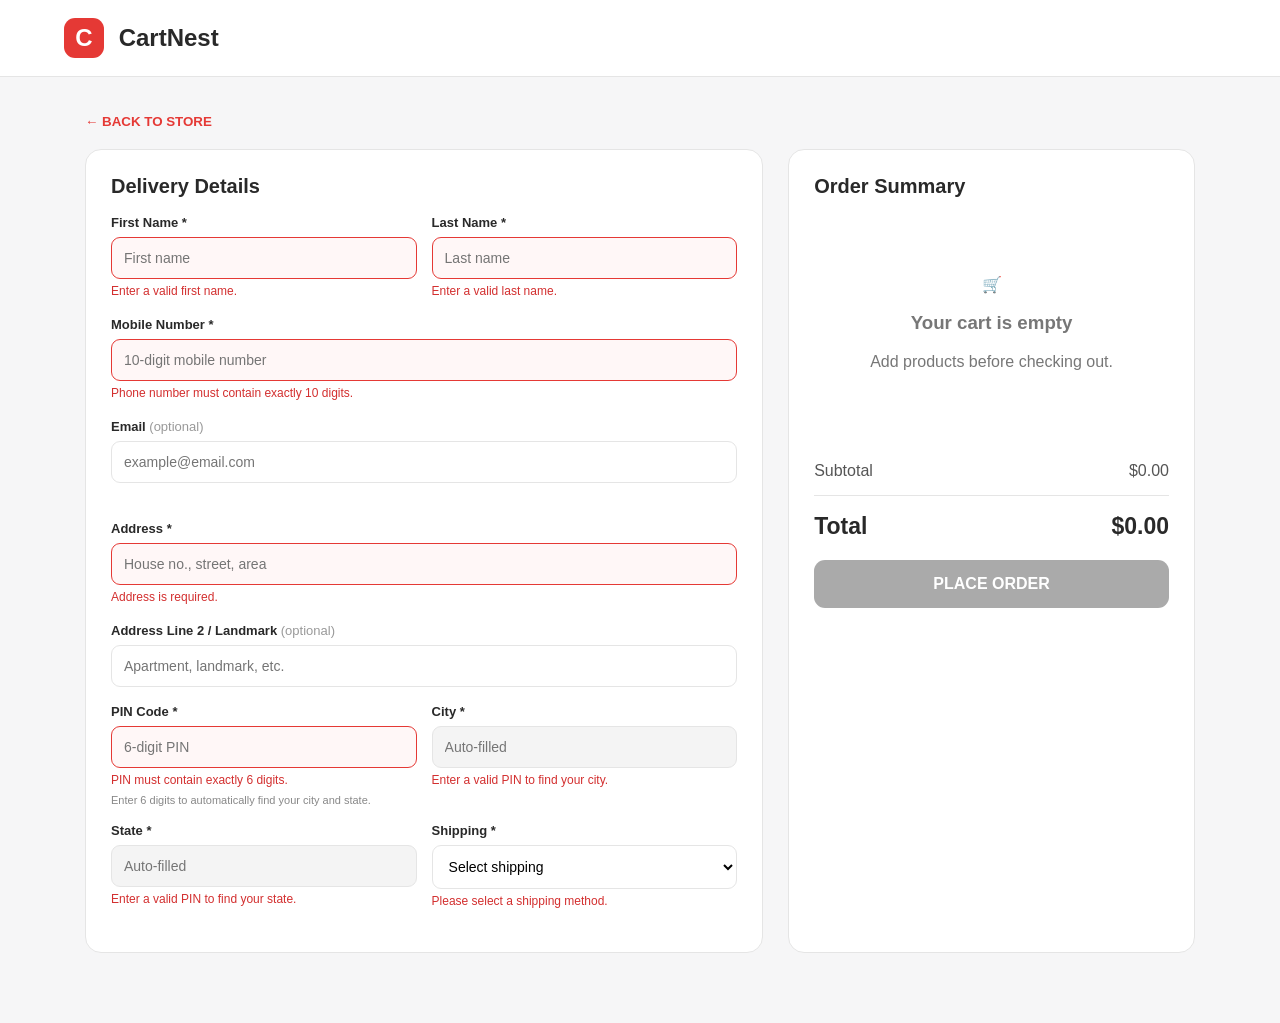
<file: index.html>
<!DOCTYPE html>
<html lang="en">

<head>

    <meta charset="UTF-8">

    <meta
        name="viewport"
        content="width=device-width, initial-scale=1.0"
    >

    <title>
        CartNest | Checkout
    </title>

    <link
        rel="stylesheet"
        href="/checkout.css"
    >

</head>


<body>


<div class="topbar">

    <span>C</span>

    CartNest

</div>


<div class="page">

    <button
        class="back-button"
        onclick="window.location.href='/'"
    >
        ← BACK TO STORE
    </button>


    <div class="checkout-grid">


        <!-- DELIVERY DETAILS -->

        <div class="card">

            <h2>
                Delivery Details
            </h2>


            <div class="row">


                <div class="field">

                    <label>
                        First Name *
                    </label>

                    <input
                        id="fname"
                        maxlength="30"
                        autocomplete="given-name"
                        placeholder="First name"
                    >

                    <span
                        class="error"
                        id="fnameError"
                    ></span>

                </div>


                <div class="field">

                    <label>
                        Last Name *
                    </label>

                    <input
                        id="lname"
                        maxlength="30"
                        autocomplete="family-name"
                        placeholder="Last name"
                    >

                    <span
                        class="error"
                        id="lnameError"
                    ></span>

                </div>


            </div>


            <div class="field">

                <label>
                    Mobile Number *
                </label>

                <input
                    id="phone"
                    type="tel"
                    maxlength="10"
                    inputmode="numeric"
                    autocomplete="tel"
                    placeholder="10-digit mobile number"
                >

                <span
                    class="error"
                    id="phoneError"
                ></span>

            </div>


            <div class="field">

                <label>
                    Email
                    <span class="optional">
                        (optional)
                    </span>
                </label>

                <input
                    id="email"
                    type="email"
                    autocomplete="email"
                    placeholder="example@email.com"
                >

                <span
                    class="error"
                    id="emailError"
                ></span>

            </div>


            <div class="field">

                <label>
                    Address *
                </label>

                <input
                    id="address"
                    maxlength="150"
                    autocomplete="street-address"
                    placeholder="House no., street, area"
                >

                <span
                    class="error"
                    id="addressError"
                ></span>

            </div>


            <div class="field">

                <label>
                    Address Line 2 / Landmark
                    <span class="optional">
                        (optional)
                    </span>
                </label>

                <input
                    id="address2"
                    maxlength="100"
                    placeholder="Apartment, landmark, etc."
                >

            </div>


            <div class="row">


                <div class="field">

                    <label>
                        PIN Code *
                    </label>

                    <input
                        id="zip"
                        type="tel"
                        maxlength="6"
                        inputmode="numeric"
                        autocomplete="postal-code"
                        placeholder="6-digit PIN"
                    >

                    <span
                        class="error"
                        id="zipError"
                    ></span>

                    <span class="hint">
                        Enter 6 digits to automatically find your city and state.
                    </span>

                </div>


                <div class="field">

                    <label>
                        City *
                    </label>

                    <input
                        id="city"
                        class="readonly"
                        readonly
                        placeholder="Auto-filled"
                    >

                    <span
                        class="error"
                        id="cityError"
                    ></span>

                </div>


            </div>


            <div class="row">


                <div class="field">

                    <label>
                        State *
                    </label>

                    <input
                        id="state"
                        class="readonly"
                        readonly
                        placeholder="Auto-filled"
                    >

                    <span
                        class="error"
                        id="stateError"
                    ></span>

                </div>


                <div class="field">

                    <label>
                        Shipping *
                    </label>

                    <select id="ship_mode">

                        <option value="">
                            Select shipping
                        </option>

                        <option value="Standard">
                            Standard Delivery
                        </option>

                        <option value="Express">
                            Express Delivery
                        </option>

                    </select>

                    <span
                        class="error"
                        id="ship_modeError"
                    ></span>

                </div>


            </div>

        </div>


        <!-- ORDER SUMMARY -->

        <div class="card">

            <h2>
                Order Summary
            </h2>


            <div
                id="checkoutItems"
            ></div>


            <div class="summary-line">

                <span>
                    Subtotal
                </span>

                <span id="subtotal">
                    $0.00
                </span>

            </div>


            <div class="total">

                <span>
                    Total
                </span>

                <span id="total">
                    $0.00
                </span>

            </div>


            <button
                class="place-order"
                id="placeOrderButton"
                onclick="submitOrder()"
            >
                PLACE ORDER
            </button>

        </div>


    </div>

</div>


<!-- SUCCESS -->

<div
    class="success"
    id="successModal"
>

    <div class="success-box">

        <div class="success-icon">
            ✅
        </div>

        <h2>
            Order Placed!
        </h2>

        <p>
            Your order has been placed successfully.
        </p>

        <button
            class="place-order"
            onclick="window.location.href='/'"
        >
            CONTINUE SHOPPING
        </button>

    </div>

</div>


<script>


/* =========================
   CART
========================= */

let cart =
    JSON.parse(
        localStorage.getItem("cart")
    ) || [];


const $ = id =>
    document.getElementById(id);


/* =========================
   VALIDATION
========================= */

function nameOK(value) {

    return (
        /^[A-Za-z]+(?:[ '’-][A-Za-z]+)*$/
            .test(value)
        &&
        value.length >= 2
    );

}


function phoneOK(value) {

    return /^\d{10}$/.test(value);

}


function pinOK(value) {

    return /^\d{6}$/.test(value);

}


function emailOK(value) {

    return (
        !value ||
        /^[^\s@]+@[^\s@]+\.[^\s@]+$/
            .test(value)
    );

}


function mark(
    id,
    message
) {

    const field =
        $(id);

    const error =
        $(id + "Error");


    field.classList.toggle(
        "invalid",
        !!message
    );


    field.classList.toggle(
        "valid",
        !message &&
        field.value.trim() !== ""
    );


    if (error) {

        error.innerText =
            message || "";

    }

}


/* =========================
   FORM VALIDATION
========================= */

function validateForm() {

    let valid = true;


    const fname =
        $("fname")
            .value
            .trim();


    const lname =
        $("lname")
            .value
            .trim();


    const phone =
        $("phone")
            .value
            .trim();


    const email =
        $("email")
            .value
            .trim();


    const address =
        $("address")
            .value
            .trim();


    const pin =
        $("zip")
            .value
            .trim();


    /* FIRST NAME */

    if (!nameOK(fname)) {

        mark(
            "fname",
            "Enter a valid first name."
        );

        valid = false;

    } else {

        mark(
            "fname",
            ""
        );

    }


    /* LAST NAME */

    if (!nameOK(lname)) {

        mark(
            "lname",
            "Enter a valid last name."
        );

        valid = false;

    } else {

        mark(
            "lname",
            ""
        );

    }


    /* PHONE */

    if (!phoneOK(phone)) {

        mark(
            "phone",
            "Phone number must contain exactly 10 digits."
        );

        valid = false;

    } else {

        mark(
            "phone",
            ""
        );

    }


    /* EMAIL */

    if (!emailOK(email)) {

        mark(
            "email",
            "Enter a valid email address."
        );

        valid = false;

    } else {

        mark(
            "email",
            ""
        );

    }


    /* ADDRESS */

    if (address.length < 5) {

        mark(
            "address",
            "Address is required."
        );

        valid = false;

    } else {

        mark(
            "address",
            ""
        );

    }


    /* PIN */

    if (!pinOK(pin)) {

        mark(
            "zip",
            "PIN must contain exactly 6 digits."
        );

        valid = false;

    } else {

        mark(
            "zip",
            ""
        );

    }


    /* CITY */

    if (!$("city").value.trim()) {

        $("cityError").innerText =
            "Enter a valid PIN to find your city.";

        valid = false;

    } else {

        $("cityError").innerText = "";

    }


    /* STATE */

    if (!$("state").value.trim()) {

        $("stateError").innerText =
            "Enter a valid PIN to find your state.";

        valid = false;

    } else {

        $("stateError").innerText = "";

    }


    /* SHIPPING */

    if (!$("ship_mode").value) {

        $("ship_modeError").innerText =
            "Please select a shipping method.";

        valid = false;

    } else {

        $("ship_modeError").innerText = "";

    }


    return valid;

}


/* =========================
   PIN LOOKUP
========================= */

async function lookupPincode() {

    const pin =
        $("zip")
            .value
            .replace(/\D/g, "")
            .slice(0, 6);


    $("zip").value =
        pin;


    $("city").value =
        "";

    $("state").value =
        "";


    $("cityError").innerText =
        "";

    $("stateError").innerText =
        "";


    if (pin.length !== 6) {

        if (pin.length > 0) {

            mark(
                "zip",
                "PIN must contain exactly 6 digits."
            );

        }

        return;

    }


    $("zipError").innerText =
        "Checking PIN…";


    try {

        const response =
            await fetch(
                "https://api.postalpincode.in/pincode/" +
                pin
            );


        const data =
            await response.json();


        if (
            data &&
            data[0] &&
            data[0].Status === "Success" &&
            data[0].PostOffice &&
            data[0].PostOffice.length
        ) {

            const postOffice =
                data[0].PostOffice[0];


            $("city").value =
                postOffice.District ||
                postOffice.Name ||
                "";


            $("state").value =
                postOffice.State ||
                "";


            $("zipError").innerText =
                "✓ PIN verified";


            $("zip").classList.remove(
                "invalid"
            );

            $("zip").classList.add(
                "valid"
            );


            $("city").classList.add(
                "valid"
            );

            $("state").classList.add(
                "valid"
            );


        } else {

            mark(
                "zip",
                "Invalid PIN code. Please check the 6 digits."
            );

        }

    } catch (error) {

        console.error(error);

        mark(
            "zip",
            "Could not verify this PIN right now. Please try again."
        );

    }

}


/* =========================
   INPUT EVENTS
========================= */

$("zip").addEventListener(
    "input",
    lookupPincode
);


$("phone").addEventListener(
    "input",
    function() {

        this.value =
            this.value
                .replace(/\D/g, "")
                .slice(0, 10);

        validateForm();

    }
);


[
    "fname",
    "lname",
    "email",
    "address"
].forEach(id => {

    $(id).addEventListener(
        "input",
        validateForm
    );

});


$("ship_mode").addEventListener(
    "change",
    validateForm
);


/* =========================
   CHECKOUT ITEMS
========================= */

function renderCheckout() {

    const container =
        $("checkoutItems");


    if (cart.length === 0) {

        container.innerHTML = `

            <div class="empty">

                <div>
                    🛒
                </div>

                <h3>
                    Your cart is empty
                </h3>

                <p>
                    Add products before checking out.
                </p>

            </div>

        `;


        $("placeOrderButton")
            .disabled = true;


        return;

    }


    let subtotal = 0;


    container.innerHTML =
        cart.map(item => {

            const itemTotal =
                item.price *
                item.quantity;


            subtotal +=
                itemTotal;


            return `

                <div class="cart-item">

                    <img
                        src="${item.image}"
                        alt="${item.name}"
                        onerror="
                            this.src='https://placehold.co/500x400/e8e8e8/333333?text=Product';
                        "
                    >


                    <div class="item-info">

                        <div class="item-name">
                            ${item.name}
                        </div>

                        <div class="item-details">
                            Qty:
                            ${item.quantity}
                            ×
                            $${item.price.toFixed(2)}
                        </div>

                        <strong>
                            $${itemTotal.toFixed(2)}
                        </strong>

                    </div>

                </div>

            `;

        })
        .join("");


    $("subtotal").innerText =
        "$" + subtotal.toFixed(2);


    $("total").innerText =
        "$" + subtotal.toFixed(2);

}


/* =========================
   PLACE ORDER
========================= */

async function submitOrder() {

    if (cart.length === 0) {

        alert(
            "Your cart is empty."
        );

        return;

    }


    if (!validateForm()) {

        alert(
            "Please correct the highlighted fields before placing your order."
        );

        return;

    }


    const button =
        $("placeOrderButton");


    button.disabled =
        true;


    button.innerText =
        "PLACING ORDER…";


    const customerName =
        (
            $("fname").value.trim() +
            " " +
            $("lname").value.trim()
        );


    try {

        /* =========================================
           GET / CREATE CUSTOMER
        ========================================= */

        const customerResponse =
            await fetch(
                "/api/login",
                {

                    method: "POST",

                    headers: {

                        "Content-Type":
                            "application/json"

                    },

                    body: JSON.stringify({

                        customer_name:
                            customerName,

                        phone:
                            $("phone")
                                .value
                                .trim(),

                        email:
                            $("email")
                                .value
                                .trim(),

                        dob:
                            null

                    })

                }
            );


        if (!customerResponse.ok) {

            let data = {};

            try {

                data =
                    await customerResponse.json();

            } catch (error) {}


            throw new Error(
                data.detail ||
                "Could not create/find customer."
            );

        }


        const customerData =
            await customerResponse.json();


        /*
            The backend returns the
            customer ID here.
        */

        const customerId =
            customerData.customer_id;


        if (!customerId) {

            throw new Error(
                "Customer ID was not returned by the server."
            );

        }


        /*
            Save the customer ID so it can
            be reused later.
        */

        localStorage.setItem(
            "customer_id",
            customerId
        );


        /* =========================================
           PLACE ORDER FOR EACH CART ITEM
        ========================================= */

        for (
            const item of cart
        ) {

            const sales =
                parseFloat(
                    (
                        item.price *
                        item.quantity
                    ).toFixed(2)
                );


            const payload = {

                customer_id:
                    customerId,

                customer_name:
                    customerName,

                phone:
                    $("phone")
                        .value
                        .trim(),

                ship_mode:
                    $("ship_mode")
                        .value,

                product_id:
                    item.id,

                product_name:
                    item.name,

                quantity:
                    item.quantity,

                sales:
                    sales

            };


            const response =
                await fetch(
                    "/api/buy",
                    {

                        method:
                            "POST",

                        headers: {

                            "Content-Type":
                                "application/json"

                        },

                        body:
                            JSON.stringify(
                                payload
                            )

                    }
                );


            if (!response.ok) {

                let data = {};

                try {

                    data =
                        await response.json();

                } catch (error) {}


                throw new Error(
                    data.detail ||
                    "Order failed."
                );

            }

        }


        /* =========================================
           SUCCESS
        ========================================= */

        /*
            Clear cart only after every
            item has been successfully
            inserted into the database.
        */

        localStorage.removeItem(
            "cart"
        );


        $("successModal")
            .style.display =
            "flex";


    } catch (error) {

        console.error(
            "ORDER ERROR:",
            error
        );


        alert(
            "There was a problem placing your order: " +
            error.message
        );


        button.disabled =
            false;


        button.innerText =
            "PLACE ORDER";

    }

}


/* =========================
   PREFILL LOGIN DATA
========================= */

const savedName =
    localStorage.getItem(
        "customer_name"
    );


const savedPhone =
    localStorage.getItem(
        "customer_phone"
    );


if (savedName) {

    const parts =
        savedName
            .trim()
            .split(/\s+/);


    $("fname").value =
        parts.shift() || "";


    $("lname").value =
        parts.join(" ");

}


if (savedPhone) {

    $("phone").value =
        savedPhone;

}


/* =========================
   START
========================= */

renderCheckout();

validateForm();


</script>

</body>

</html>
</file>
<file: checkout.css>
:root {
    --primary: #e53935;
    --primary-dark: #c62828;
    --dark: #171717;
    --bg: #f6f6f7;
    --border: #e5e5e5;
    --muted: #777;
    --green: #2e9d57;
}

* {
    box-sizing: border-box;
}

body {
    margin: 0;
    font-family:
        "Segoe UI",
        Arial,
        sans-serif;
    background: var(--bg);
    color: #292929;
}


/* TOP BAR */

.topbar {
    background: #fff;
    border-bottom: 1px solid var(--border);
    padding: 18px 5%;
    font-size: 24px;
    font-weight: 900;
}

.topbar span {
    display: inline-flex;
    width: 40px;
    height: 40px;
    align-items: center;
    justify-content: center;
    border-radius: 11px;
    background: var(--primary);
    color: #fff;
    margin-right: 8px;
}


/* PAGE */

.page {
    max-width: 1150px;
    margin: auto;
    padding: 35px 20px 70px;
}

.back-button {
    border: 0;
    background: none;
    color: var(--primary);
    font-weight: 700;
    cursor: pointer;
    padding: 0;
    margin-bottom: 20px;
}


/* GRID */

.checkout-grid {
    display: grid;
    grid-template-columns:
        1.25fr .75fr;
    gap: 25px;
}


/* CARD */

.card {
    background: #fff;
    border: 1px solid var(--border);
    border-radius: 16px;
    padding: 25px;
}

.card h2 {
    margin-top: 0;
    font-size: 20px;
}


/* FORM */

.row {
    display: flex;
    gap: 15px;
}

.field {
    flex: 1;
    margin-bottom: 17px;
}

label {
    display: block;
    font-size: 13px;
    font-weight: 700;
    margin-bottom: 7px;
}

.optional {
    font-weight: 400;
    color: #999;
}

input,
select {
    width: 100%;
    padding: 12px;
    border: 1px solid var(--border);
    border-radius: 9px;
    outline: none;
    font-size: 14px;
    background: #fff;
}

input:focus,
select:focus {
    border-color: var(--primary);
}

input.valid {
    border-color: var(--green);
    background: #f7fff9;
}

input.invalid {
    border-color: var(--primary);
    background: #fff7f7;
}

.readonly {
    background: #f4f4f4;
    cursor: not-allowed;
}

.error {
    display: block;
    color: #d32f2f;
    font-size: 12px;
    margin-top: 5px;
    min-height: 16px;
}

.hint {
    display: block;
    color: #888;
    font-size: 11px;
    margin-top: 5px;
}


/* ORDER ITEMS */

.cart-item {
    display: flex;
    gap: 12px;
    padding: 15px 0;
    border-bottom: 1px solid var(--border);
}

.cart-item img {
    width: 70px;
    height: 70px;
    object-fit: cover;
    border-radius: 10px;
}

.item-info {
    flex: 1;
}

.item-name {
    font-weight: 750;
}

.item-details {
    color: var(--muted);
    font-size: 13px;
    margin-top: 5px;
}


/* TOTAL */

.summary-line {
    display: flex;
    justify-content: space-between;
    margin: 15px 0;
    color: #555;
}

.total {
    display: flex;
    justify-content: space-between;
    font-size: 23px;
    font-weight: 900;
    padding-top: 17px;
    border-top: 1px solid var(--border);
}


/* PLACE ORDER */

.place-order {
    width: 100%;
    border: 0;
    padding: 15px;
    border-radius: 11px;
    background: var(--primary);
    color: #fff;
    font-size: 16px;
    font-weight: 850;
    margin-top: 20px;
    cursor: pointer;
}

.place-order:hover {
    background: var(--primary-dark);
}

.place-order:disabled {
    background: #aaa;
    cursor: not-allowed;
}


/* EMPTY */

.empty {
    text-align: center;
    padding: 60px 20px;
    color: var(--muted);
}


/* SUCCESS */

.success {
    display: none;
    position: fixed;
    inset: 0;
    background: rgba(0,0,0,.5);
    align-items: center;
    justify-content: center;
    z-index: 100;
}

.success-box {
    background: #fff;
    border-radius: 20px;
    padding: 40px;
    width: min(450px,90%);
    text-align: center;
}

.success-icon {
    font-size: 60px;
}


/* MOBILE */

@media (max-width: 800px) {

    .checkout-grid {
        grid-template-columns: 1fr;
    }

    .row {
        flex-direction: column;
        gap: 0;
    }

}
</file>
